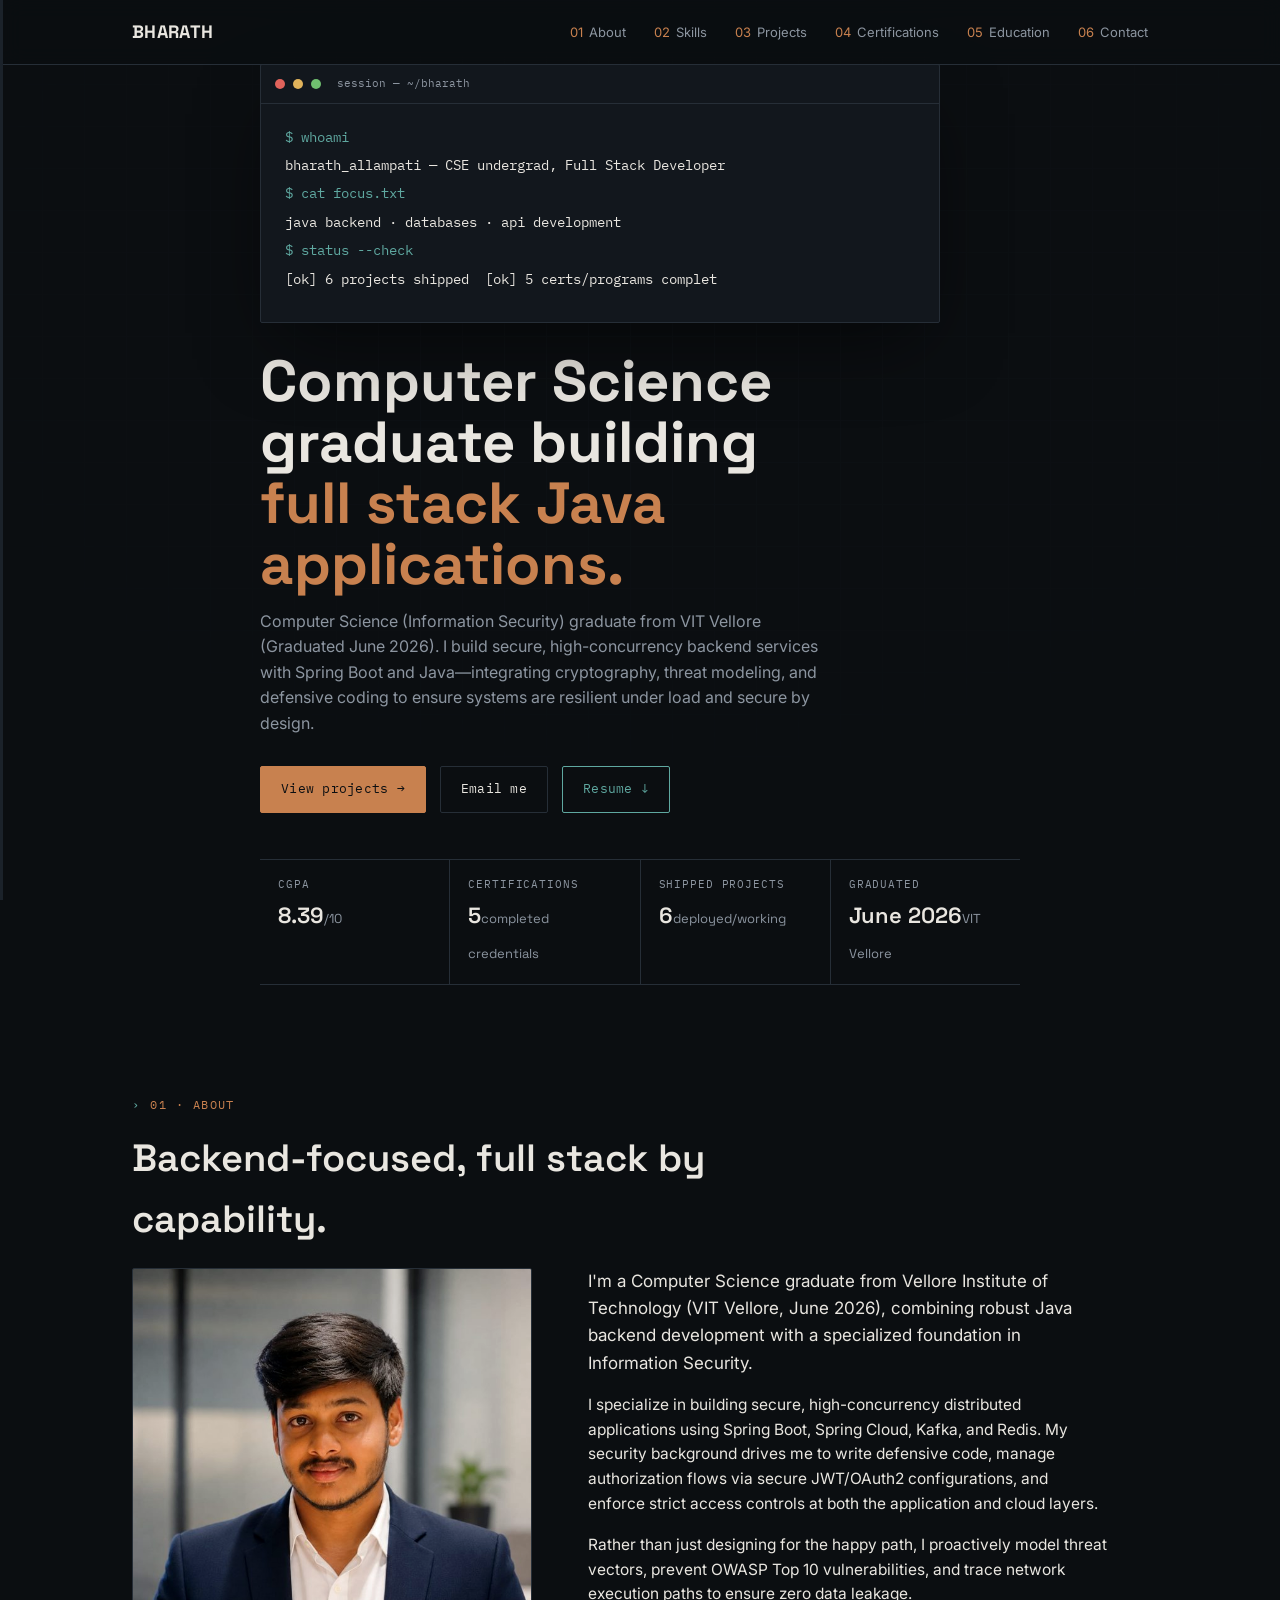
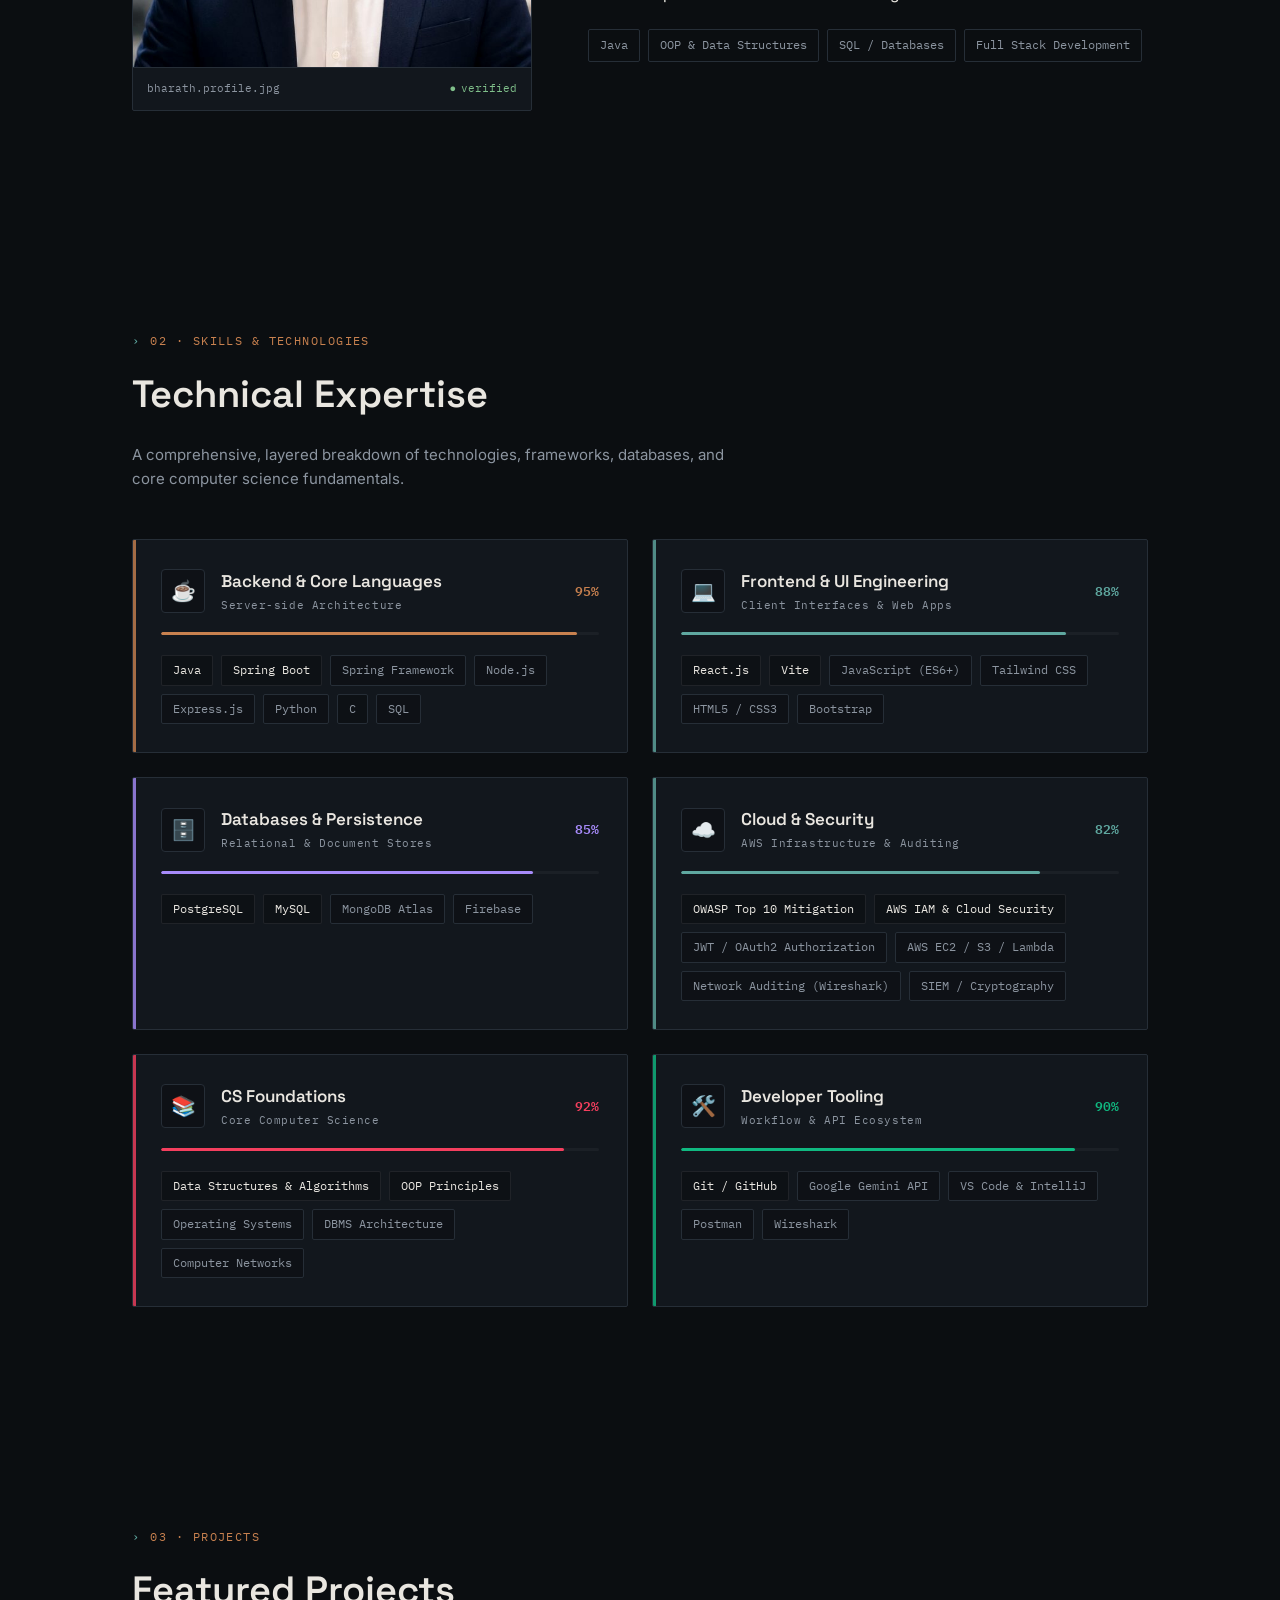
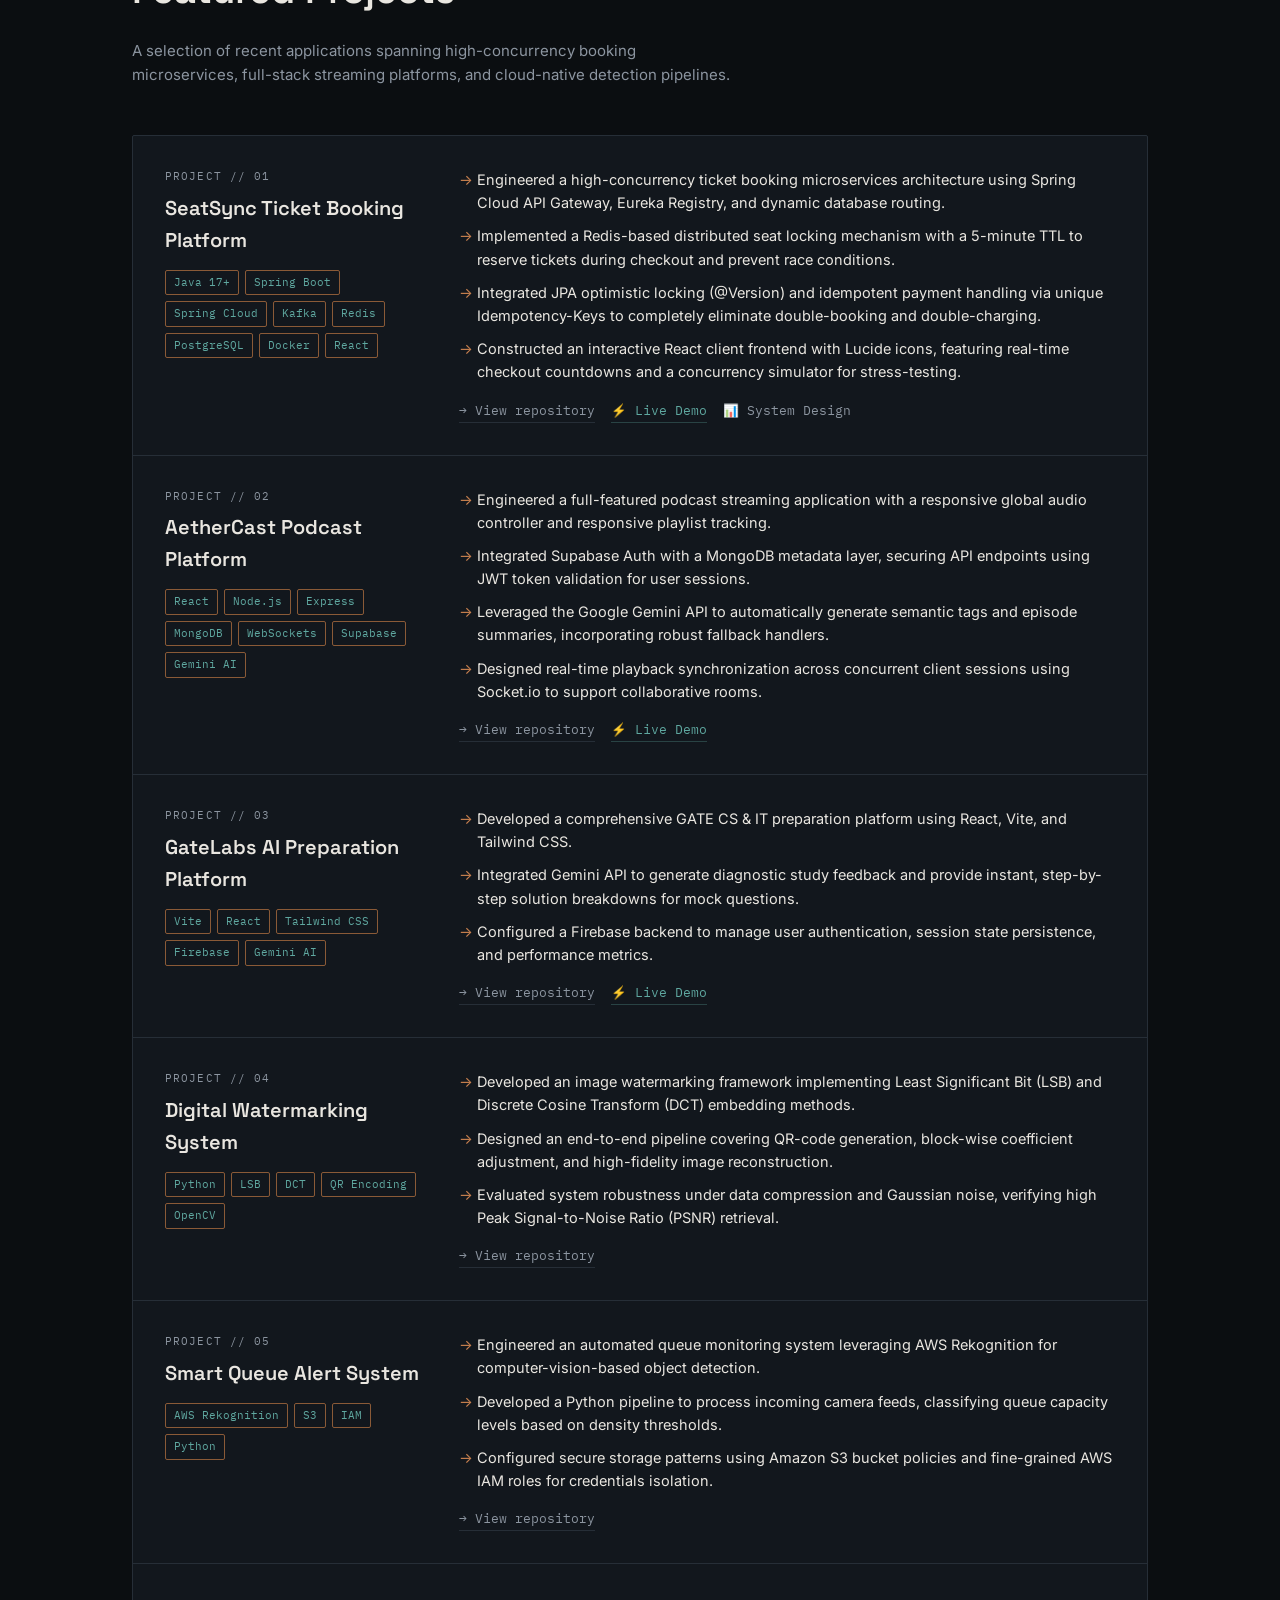
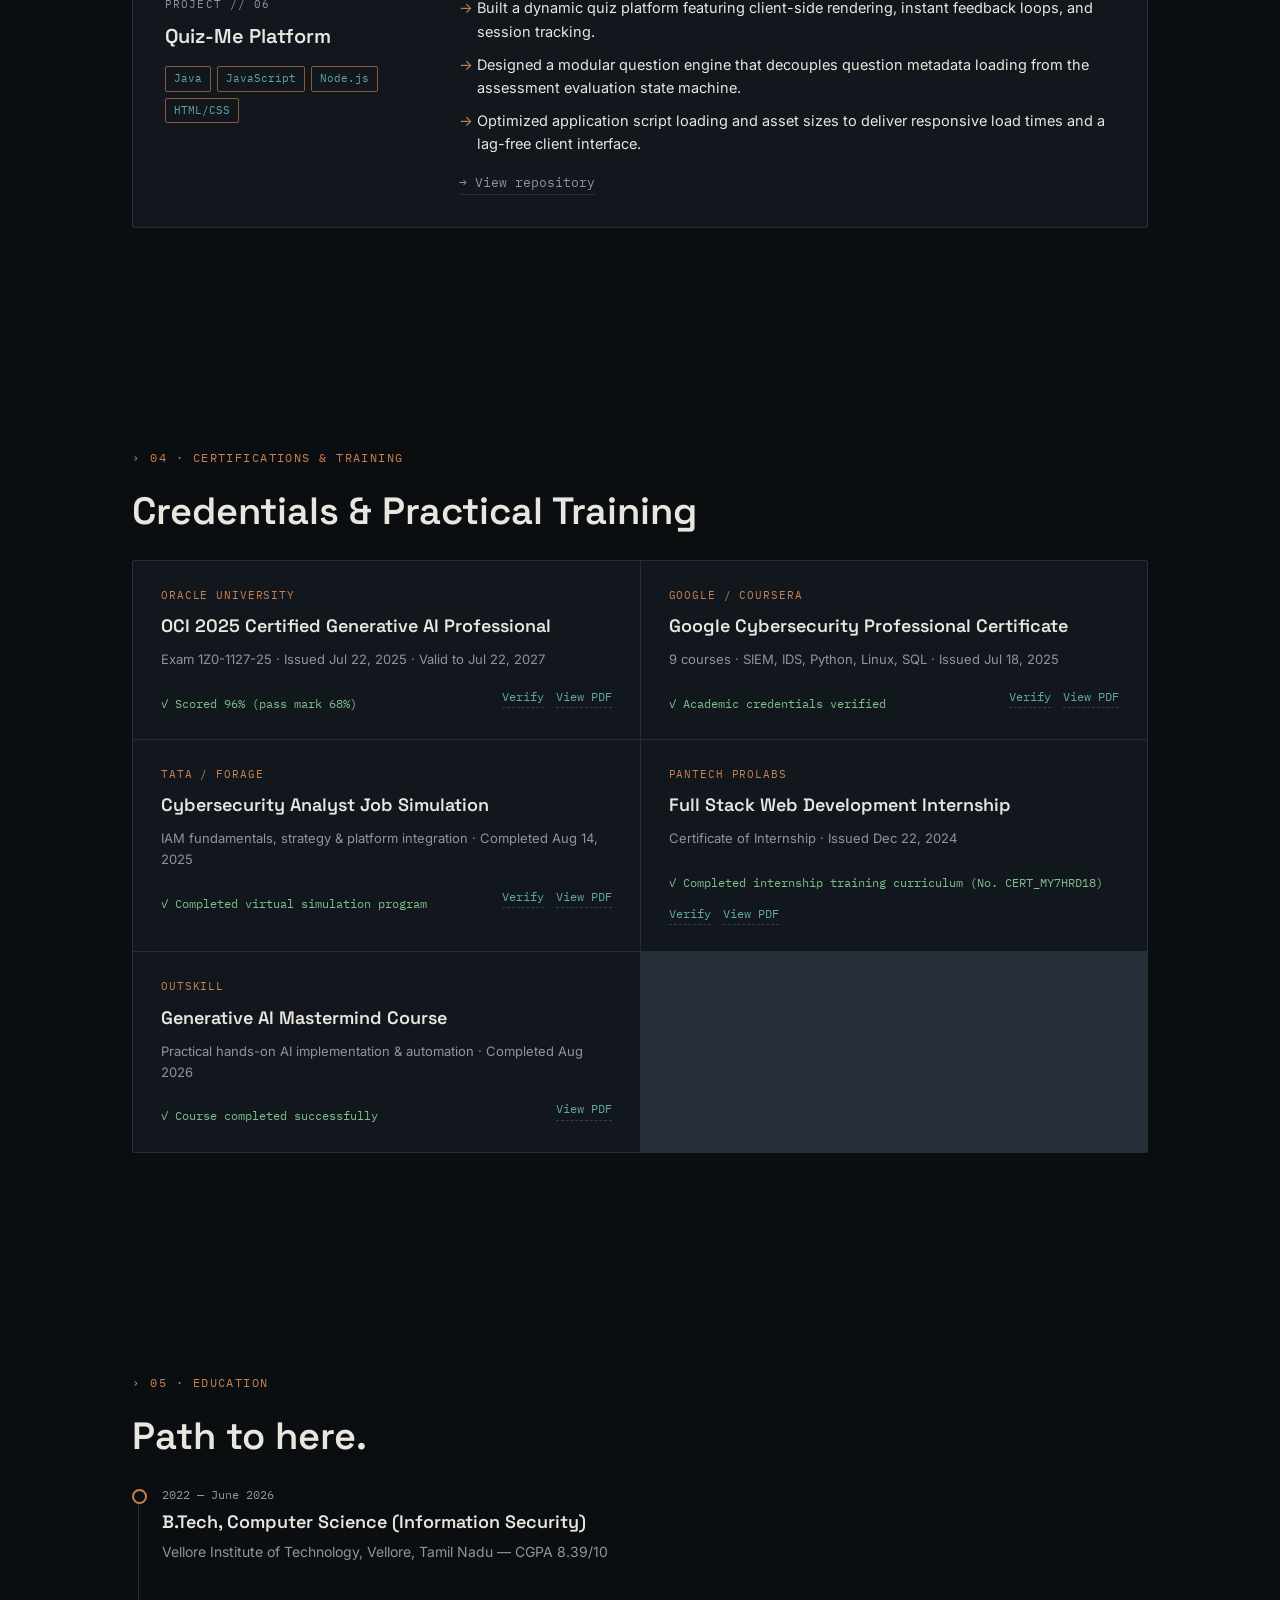
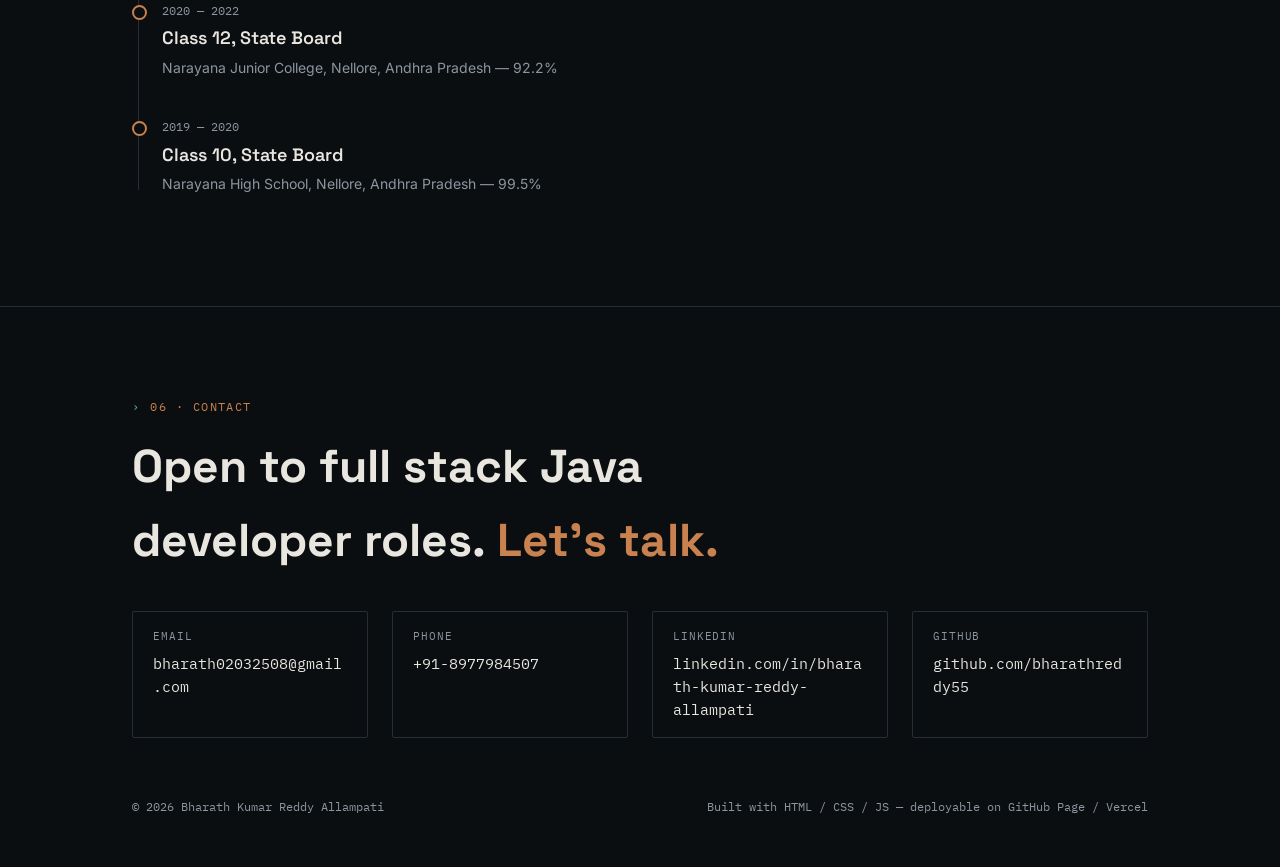
<file: index.html>
<!DOCTYPE html>
<html lang="en">
<head>
<meta charset="UTF-8">
<meta name="viewport" content="width=device-width, initial-scale=1.0">
<title>Bharath Kumar Reddy Allampati — Full Stack Java Developer</title>
<link rel="preconnect" href="https://fonts.googleapis.com">
<link rel="preconnect" href="https://fonts.gstatic.com" crossorigin>
<link href="https://fonts.googleapis.com/css2?family=Space+Grotesk:wght@400;500;600;700&family=IBM+Plex+Mono:wght@400;500;600&family=Inter:wght@400;500;600;700&display=swap" rel="stylesheet">
<link rel="stylesheet" href="styles.css">
</head>
<body>

<div class="trace-rail"><div class="trace-fill" id="traceFill"></div></div>

<nav>
  <div class="wrap">
    <div class="brand">BHARATH</div>
    <div class="navlinks">
      <a href="#about"><span class="num">01</span>About</a>
      <a href="#skills"><span class="num">02</span>Skills</a>
      <a href="#projects"><span class="num">03</span>Projects</a>
      <a href="#certs"><span class="num">04</span>Certifications</a>
      <a href="#education"><span class="num">05</span>Education</a>
      <a href="#contact"><span class="num">06</span>Contact</a>
    </div>
  </div>
</nav>

<header class="hero">
  <div class="wrap">
    <div class="terminal">
      <div class="term-bar">
        <div class="dot r"></div><div class="dot y"></div><div class="dot g"></div>
        <div class="term-title mono">session — ~/bharath</div>
      </div>
      <div class="term-body mono" id="termBody"></div>
    </div>

    <h1 class="hero-title">Computer Science graduate building<br><span class="accent">full stack Java applications.</span></h1>
    <p class="hero-sub">Computer Science (Information Security) graduate from VIT Vellore (Graduated June 2026). I build secure, high-concurrency backend services with Spring Boot and Java—integrating cryptography, threat modeling, and defensive coding to ensure systems are resilient under load and secure by design.</p>

    <div class="hero-cta">
      <a href="#projects" class="btn primary">View projects →</a>
      <a href="mailto:bharath02032508@gmail.com" class="btn ghost">Email me</a>
      <a href="Bharath_Kumar_Reddy_Resume.pdf" download="Bharath_Kumar_Reddy_Resume.pdf" class="btn ghost" style="border-color: var(--teal); color: var(--teal);">Resume ↓</a>
    </div>

    <div class="status-bar">
      <div class="status-item"><div class="k">CGPA</div><div class="v">8.39<span class="unit">/10</span></div></div>
      <div class="status-item"><div class="k">Certifications</div><div class="v">5<span class="unit">completed credentials</span></div></div>
      <div class="status-item"><div class="k">Shipped Projects</div><div class="v">6<span class="unit">deployed/working</span></div></div>
      <div class="status-item"><div class="k">Graduated</div><div class="v">June 2026<span class="unit">VIT Vellore</span></div></div>
    </div>
  </div>
</header>

<section id="about">
  <div class="wrap">
    <div class="eyebrow">01 · About</div>
    <h2 class="sec-title">Backend-focused, full stack by capability.</h2>
    <div class="about-grid">
      <div class="reveal">
        <div class="photo-card">
          <img src="Photos/bharath-profile.jpg" alt="Portrait of Bharath Kumar Reddy Allampati">
          <div class="photo-cap">
            <span>bharath.profile.jpg</span>
            <span class="live">verified</span>
          </div>
        </div>
      </div>
      <div class="about-body reveal">
        <p class="lead">I'm a Computer Science graduate from Vellore Institute of Technology (VIT Vellore, June 2026), combining robust Java backend development with a specialized foundation in Information Security.</p>
        <p>I specialize in building secure, high-concurrency distributed applications using Spring Boot, Spring Cloud, Kafka, and Redis. My security background drives me to write defensive code, manage authorization flows via secure JWT/OAuth2 configurations, and enforce strict access controls at both the application and cloud layers.</p>
        <p>Rather than just designing for the happy path, I proactively model threat vectors, prevent OWASP Top 10 vulnerabilities, and trace network execution paths to ensure zero data leakage.</p>
        <div class="focus-tags">
          <span>Java</span>
          <span>OOP &amp; Data Structures</span>
          <span>SQL / Databases</span>
          <span>Full Stack Development</span>
        </div>
      </div>
    </div>
  </div>
</section>

<section id="skills">
  <div class="wrap">
    <div class="eyebrow">02 · Skills &amp; Technologies</div>
    <h2 class="sec-title">Technical Expertise</h2>
    <p class="sec-desc">A comprehensive, layered breakdown of technologies, frameworks, databases, and core computer science fundamentals.</p>

    <div class="skills-card-grid reveal">
      
      <!-- Card 1: Backend & Core Languages -->
      <div class="skill-module-card" style="--card-color: var(--copper);">
        <div class="sm-head">
          <div class="sm-icon">☕</div>
          <div class="sm-meta">
            <div class="sm-title">Backend &amp; Core Languages</div>
            <div class="sm-sub">Server-side Architecture</div>
          </div>
          <div class="sm-pct">95%</div>
        </div>
        <div class="sm-bar"><div class="sm-fill" data-pct="95"></div></div>
        <div class="sm-chips">
          <span class="sm-chip main">Java</span>
          <span class="sm-chip main">Spring Boot</span>
          <span class="sm-chip">Spring Framework</span>
          <span class="sm-chip">Node.js</span>
          <span class="sm-chip">Express.js</span>
          <span class="sm-chip">Python</span>
          <span class="sm-chip">C</span>
          <span class="sm-chip">SQL</span>
        </div>
      </div>

      <!-- Card 2: Frontend & UI Engineering -->
      <div class="skill-module-card" style="--card-color: var(--teal);">
        <div class="sm-head">
          <div class="sm-icon">💻</div>
          <div class="sm-meta">
            <div class="sm-title">Frontend &amp; UI Engineering</div>
            <div class="sm-sub">Client Interfaces &amp; Web Apps</div>
          </div>
          <div class="sm-pct">88%</div>
        </div>
        <div class="sm-bar"><div class="sm-fill" data-pct="88"></div></div>
        <div class="sm-chips">
          <span class="sm-chip main">React.js</span>
          <span class="sm-chip main">Vite</span>
          <span class="sm-chip">JavaScript (ES6+)</span>
          <span class="sm-chip">Tailwind CSS</span>
          <span class="sm-chip">HTML5 / CSS3</span>
          <span class="sm-chip">Bootstrap</span>
        </div>
      </div>

      <!-- Card 3: Databases & Persistence -->
      <div class="skill-module-card" style="--card-color: #a78bfa;">
        <div class="sm-head">
          <div class="sm-icon">🗄️</div>
          <div class="sm-meta">
            <div class="sm-title">Databases &amp; Persistence</div>
            <div class="sm-sub">Relational &amp; Document Stores</div>
          </div>
          <div class="sm-pct">85%</div>
        </div>
        <div class="sm-bar"><div class="sm-fill" data-pct="85"></div></div>
        <div class="sm-chips">
          <span class="sm-chip main">PostgreSQL</span>
          <span class="sm-chip main">MySQL</span>
          <span class="sm-chip">MongoDB Atlas</span>
          <span class="sm-chip">Firebase</span>
        </div>
      </div>

      <!-- Card 4: Cloud & Security -->
      <div class="skill-module-card" style="--card-color: #5fa8a0;">
        <div class="sm-head">
          <div class="sm-icon">☁️</div>
          <div class="sm-meta">
            <div class="sm-title">Cloud &amp; Security</div>
            <div class="sm-sub">AWS Infrastructure &amp; Auditing</div>
          </div>
          <div class="sm-pct">82%</div>
        </div>
        <div class="sm-bar"><div class="sm-fill" data-pct="82"></div></div>
        <div class="sm-chips">
          <span class="sm-chip main">OWASP Top 10 Mitigation</span>
          <span class="sm-chip main">AWS IAM &amp; Cloud Security</span>
          <span class="sm-chip">JWT / OAuth2 Authorization</span>
          <span class="sm-chip">AWS EC2 / S3 / Lambda</span>
          <span class="sm-chip">Network Auditing (Wireshark)</span>
          <span class="sm-chip">SIEM / Cryptography</span>
        </div>
      </div>

      <!-- Card 5: CS Foundations -->
      <div class="skill-module-card" style="--card-color: #f43f5e;">
        <div class="sm-head">
          <div class="sm-icon">📚</div>
          <div class="sm-meta">
            <div class="sm-title">CS Foundations</div>
            <div class="sm-sub">Core Computer Science</div>
          </div>
          <div class="sm-pct">92%</div>
        </div>
        <div class="sm-bar"><div class="sm-fill" data-pct="92"></div></div>
        <div class="sm-chips">
          <span class="sm-chip main">Data Structures &amp; Algorithms</span>
          <span class="sm-chip main">OOP Principles</span>
          <span class="sm-chip">Operating Systems</span>
          <span class="sm-chip">DBMS Architecture</span>
          <span class="sm-chip">Computer Networks</span>
        </div>
      </div>

      <!-- Card 6: Developer Tooling -->
      <div class="skill-module-card" style="--card-color: #10b981;">
        <div class="sm-head">
          <div class="sm-icon">🛠️</div>
          <div class="sm-meta">
            <div class="sm-title">Developer Tooling</div>
            <div class="sm-sub">Workflow &amp; API Ecosystem</div>
          </div>
          <div class="sm-pct">90%</div>
        </div>
        <div class="sm-bar"><div class="sm-fill" data-pct="90"></div></div>
        <div class="sm-chips">
          <span class="sm-chip main">Git / GitHub</span>
          <span class="sm-chip">Google Gemini API</span>
          <span class="sm-chip">VS Code &amp; IntelliJ</span>
          <span class="sm-chip">Postman</span>
          <span class="sm-chip">Wireshark</span>
        </div>
      </div>

    </div>
  </div>
</section>

<section id="projects">
  <div class="wrap">
    <div class="eyebrow">03 · Projects</div>
    <h2 class="sec-title">Featured Projects</h2>
    <p class="sec-desc">A selection of recent applications spanning high-concurrency booking microservices, full-stack streaming platforms, and cloud-native detection pipelines.</p>

    <div class="proj-list">
      <div class="proj reveal">
        <div class="proj-meta">
          <div class="pid">PROJECT // 01</div>
          <div class="pname">SeatSync Ticket Booking Platform</div>
          <div class="proj-stack">
            <span>Java 17+</span><span>Spring Boot</span><span>Spring Cloud</span><span>Kafka</span><span>Redis</span><span>PostgreSQL</span><span>Docker</span><span>React</span>
          </div>
        </div>
        <div class="proj-body">
          <ul>
            <li>Engineered a high-concurrency ticket booking microservices architecture using Spring Cloud API Gateway, Eureka Registry, and dynamic database routing.</li>
            <li>Implemented a Redis-based distributed seat locking mechanism with a 5-minute TTL to reserve tickets during checkout and prevent race conditions.</li>
            <li>Integrated JPA optimistic locking (@Version) and idempotent payment handling via unique Idempotency-Keys to completely eliminate double-booking and double-charging.</li>
            <li>Constructed an interactive React client frontend with Lucide icons, featuring real-time checkout countdowns and a concurrency simulator for stress-testing.</li>
          </ul>
          <div class="proj-links">
            <a href="https://github.com/bharathreddy55/SeatSync" class="proj-link" target="_blank" rel="noopener">→ View repository</a>
            <a href="https://seat-sync-ecru.vercel.app" class="proj-link demo" target="_blank" rel="noopener">⚡ Live Demo</a>
            <button class="proj-link arch-toggle" id="seatsync-toggle-btn" onclick="toggleSeatSyncArch()">📊 System Design</button>
          </div>
          
          <div class="arch-wrapper" id="seatsync-arch">
            <div class="arch-grid">
              <div class="arch-node" onclick="showArchInfo('client', this)">
                <div class="node-type">Frontend</div>
                <div class="node-name">React Client</div>
              </div>
              <div class="arch-node" onclick="showArchInfo('gateway', this)">
                <div class="node-type">Routing</div>
                <div class="node-name">API Gateway</div>
              </div>
              <div class="arch-node" onclick="showArchInfo('eureka', this)">
                <div class="node-type">Discovery</div>
                <div class="node-name">Eureka Registry</div>
              </div>
              <div class="arch-node" onclick="showArchInfo('services', this)">
                <div class="node-type">Core Logic</div>
                <div class="node-name">Microservices</div>
              </div>
              <div class="arch-node" onclick="showArchInfo('redis', this)">
                <div class="node-type">Locks Cache</div>
                <div class="node-name">Redis TTL Hold</div>
              </div>
              <div class="arch-node" onclick="showArchInfo('db', this)">
                <div class="node-type">Database</div>
                <div class="node-name">Postgres JPA</div>
              </div>
              <div class="arch-node" onclick="showArchInfo('kafka', this)">
                <div class="node-type">Event Bus</div>
                <div class="node-name">Apache Kafka</div>
              </div>
              <div class="arch-node" onclick="showArchInfo('notification', this)">
                <div class="node-type">Decoupled</div>
                <div class="node-name">Notification Dispatch</div>
              </div>
              <div class="arch-node" onclick="showArchInfo('idempotency', this)">
                <div class="node-type">Safety</div>
                <div class="node-name">Idempotency Keys</div>
              </div>
            </div>
            
            <div class="arch-explanation" id="seatsync-explanation">
              <h4 id="arch-explain-title">// System Design Auditing</h4>
              <p id="arch-explain-text">Click any node in the grid above to audit its engineering role in managing high-concurrency seat locking, double-booking prevention, and asynchronous decoupled workflows.</p>
            </div>
          </div>
        </div>
      </div>

      <div class="proj reveal">
        <div class="proj-meta">
          <div class="pid">PROJECT // 02</div>
          <div class="pname">AetherCast Podcast Platform</div>
          <div class="proj-stack">
            <span>React</span><span>Node.js</span><span>Express</span><span>MongoDB</span><span>WebSockets</span><span>Supabase</span><span>Gemini AI</span>
          </div>
        </div>
        <div class="proj-body">
          <ul>
            <li>Engineered a full-featured podcast streaming application with a responsive global audio controller and responsive playlist tracking.</li>
            <li>Integrated Supabase Auth with a MongoDB metadata layer, securing API endpoints using JWT token validation for user sessions.</li>
            <li>Leveraged the Google Gemini API to automatically generate semantic tags and episode summaries, incorporating robust fallback handlers.</li>
            <li>Designed real-time playback synchronization across concurrent client sessions using Socket.io to support collaborative rooms.</li>
          </ul>
          <div class="proj-links">
            <a href="https://github.com/bharathreddy55/AetherCast-MERN" class="proj-link" target="_blank" rel="noopener">→ View repository</a>
            <a href="https://podcast-frontend-roan.vercel.app" class="proj-link demo" target="_blank" rel="noopener">⚡ Live Demo</a>
          </div>
        </div>
      </div>

      <div class="proj reveal">
        <div class="proj-meta">
          <div class="pid">PROJECT // 03</div>
          <div class="pname">GateLabs AI Preparation Platform</div>
          <div class="proj-stack">
            <span>Vite</span><span>React</span><span>Tailwind CSS</span><span>Firebase</span><span>Gemini AI</span>
          </div>
        </div>
        <div class="proj-body">
          <ul>
            <li>Developed a comprehensive GATE CS &amp; IT preparation platform using React, Vite, and Tailwind CSS.</li>
            <li>Integrated Gemini API to generate diagnostic study feedback and provide instant, step-by-step solution breakdowns for mock questions.</li>
            <li>Configured a Firebase backend to manage user authentication, session state persistence, and performance metrics.</li>
          </ul>
          <div class="proj-links">
            <a href="https://github.com/bharathreddy55/GateLabs" class="proj-link" target="_blank" rel="noopener">→ View repository</a>
            <a href="https://gatelabs-taupe.vercel.app" class="proj-link demo" target="_blank" rel="noopener">⚡ Live Demo</a>
          </div>
        </div>
      </div>

      <div class="proj reveal">
        <div class="proj-meta">
          <div class="pid">PROJECT // 04</div>
          <div class="pname">Digital Watermarking System</div>
          <div class="proj-stack">
            <span>Python</span><span>LSB</span><span>DCT</span><span>QR Encoding</span><span>OpenCV</span>
          </div>
        </div>
        <div class="proj-body">
          <ul>
            <li>Developed an image watermarking framework implementing Least Significant Bit (LSB) and Discrete Cosine Transform (DCT) embedding methods.</li>
            <li>Designed an end-to-end pipeline covering QR-code generation, block-wise coefficient adjustment, and high-fidelity image reconstruction.</li>
            <li>Evaluated system robustness under data compression and Gaussian noise, verifying high Peak Signal-to-Noise Ratio (PSNR) retrieval.</li>
          </ul>
          <a href="https://github.com/bharathreddy55/Digital-Watermarking-Images" class="proj-link" target="_blank" rel="noopener">→ View repository</a>
        </div>
      </div>

      <div class="proj reveal">
        <div class="proj-meta">
          <div class="pid">PROJECT // 05</div>
          <div class="pname">Smart Queue Alert System</div>
          <div class="proj-stack">
            <span>AWS Rekognition</span><span>S3</span><span>IAM</span><span>Python</span>
          </div>
        </div>
        <div class="proj-body">
          <ul>
            <li>Engineered an automated queue monitoring system leveraging AWS Rekognition for computer-vision-based object detection.</li>
            <li>Developed a Python pipeline to process incoming camera feeds, classifying queue capacity levels based on density thresholds.</li>
            <li>Configured secure storage patterns using Amazon S3 bucket policies and fine-grained AWS IAM roles for credentials isolation.</li>
          </ul>
          <a href="https://github.com/bharathreddy55/Smart-Queue-Alert-System" class="proj-link" target="_blank" rel="noopener">→ View repository</a>
        </div>
      </div>

      <div class="proj reveal">
        <div class="proj-meta">
          <div class="pid">PROJECT // 06</div>
          <div class="pname">Quiz-Me Platform</div>
          <div class="proj-stack">
            <span>Java</span><span>JavaScript</span><span>Node.js</span><span>HTML/CSS</span>
          </div>
        </div>
        <div class="proj-body">
          <ul>
            <li>Built a dynamic quiz platform featuring client-side rendering, instant feedback loops, and session tracking.</li>
            <li>Designed a modular question engine that decouples question metadata loading from the assessment evaluation state machine.</li>
            <li>Optimized application script loading and asset sizes to deliver responsive load times and a lag-free client interface.</li>
          </ul>
          <a href="https://github.com/bharathreddy55/Quiz---Me" class="proj-link" target="_blank" rel="noopener">→ View repository</a>
        </div>
      </div>
    </div>
  </div>
</section>

<section id="certs">
  <div class="wrap">
    <div class="eyebrow">04 · Certifications &amp; Training</div>
    <h2 class="sec-title">Credentials &amp; Practical Training</h2>
    <div class="cert-grid">
      <div class="cert reveal">
        <div class="org">Oracle University</div>
        <div class="name">OCI 2025 Certified Generative AI Professional</div>
        <div class="meta">Exam 1Z0-1127-25 · Issued Jul 22, 2025 · Valid to Jul 22, 2027</div>
        <div class="cert-meta-row">
          <div class="score">✓ Scored 96% (pass mark 68%)</div>
          <div class="cert-links">
            <a href="https://mylearn.oracle.com/ou/learning-path/oracle-cloud-infrastructure-2025-certified-generative-ai-professional/141094" class="cert-link" target="_blank" rel="noopener">Verify</a>
            <a href="Certificates/OCI_Generative_AI_Professional.pdf" class="cert-link" target="_blank">View PDF</a>
          </div>
        </div>
      </div>
      <div class="cert reveal">
        <div class="org">Google / Coursera</div>
        <div class="name">Google Cybersecurity Professional Certificate</div>
        <div class="meta">9 courses · SIEM, IDS, Python, Linux, SQL · Issued Jul 18, 2025</div>
        <div class="cert-meta-row">
          <div class="score">✓ Academic credentials verified</div>
          <div class="cert-links">
            <a href="https://www.coursera.org/professional-certificates/google-cybersecurity" class="cert-link" target="_blank" rel="noopener">Verify</a>
            <a href="Certificates/Google_Cybersecurity_Professional.pdf" class="cert-link" target="_blank">View PDF</a>
          </div>
        </div>
      </div>
      <div class="cert reveal">
        <div class="org">TATA / Forage</div>
        <div class="name">Cybersecurity Analyst Job Simulation</div>
        <div class="meta">IAM fundamentals, strategy &amp; platform integration · Completed Aug 14, 2025</div>
        <div class="cert-meta-row">
          <div class="score">✓ Completed virtual simulation program</div>
          <div class="cert-links">
            <a href="https://www.theforage.com/simulations/tata-group/cybersecurity-analyst-y94w" class="cert-link" target="_blank" rel="noopener">Verify</a>
            <a href="Certificates/Tata_Cybersecurity_Analyst.pdf" class="cert-link" target="_blank">View PDF</a>
          </div>
        </div>
      </div>
      <div class="cert reveal">
        <div class="org">Pantech Prolabs</div>
        <div class="name">Full Stack Web Development Internship</div>
        <div class="meta">Certificate of Internship · Issued Dec 22, 2024</div>
        <div class="cert-meta-row">
          <div class="score">✓ Completed internship training curriculum (No. CERT_MY7HRD18)</div>
          <div class="cert-links">
            <a href="https://www.pantechsolutions.net/" class="cert-link" target="_blank" rel="noopener">Verify</a>
            <a href="Certificates/Pantech_Full_Stack_Internship.pdf" class="cert-link" target="_blank">View PDF</a>
          </div>
        </div>
      </div>
      <div class="cert reveal">
        <div class="org">Outskill</div>
        <div class="name">Generative AI Mastermind Course</div>
        <div class="meta">Practical hands-on AI implementation &amp; automation · Completed Aug 2026</div>
        <div class="cert-meta-row">
          <div class="score">✓ Course completed successfully</div>
          <div class="cert-links">
            <a href="Certificates/Generative_AI_Mastermind_Outskill.pdf" class="cert-link" target="_blank">View PDF</a>
          </div>
        </div>
      </div>
    </div>
  </div>
</section>

<section id="education">
  <div class="wrap">
    <div class="eyebrow">05 · Education</div>
    <h2 class="sec-title">Path to here.</h2>
    <div class="trace-list">
      <div class="hop reveal">
        <div class="yr mono">2022 — June 2026</div>
        <div class="h">B.Tech, Computer Science (Information Security)</div>
        <div class="d">Vellore Institute of Technology, Vellore, Tamil Nadu — CGPA 8.39/10</div>
      </div>
      <div class="hop reveal">
        <div class="yr mono">2020 — 2022</div>
        <div class="h">Class 12, State Board</div>
        <div class="d">Narayana Junior College, Nellore, Andhra Pradesh — 92.2%</div>
      </div>
      <div class="hop reveal">
        <div class="yr mono">2019 — 2020</div>
        <div class="h">Class 10, State Board</div>
        <div class="d">Narayana High School, Nellore, Andhra Pradesh — 99.5%</div>
      </div>
    </div>
  </div>
</section>

<footer id="contact">
  <div class="wrap">
    <div class="eyebrow">06 · Contact</div>
    <h1 class="contact-title">Open to full stack Java developer roles. <span class="accent">Let's talk.</span></h1>
    <div class="contact-row">
      <div class="contact-item"><div class="k">Email</div><div class="v"><a href="mailto:bharath02032508@gmail.com">bharath02032508@gmail.com</a></div></div>
      <div class="contact-item"><div class="k">Phone</div><div class="v">+91-8977984507</div></div>
      <div class="contact-item"><div class="k">LinkedIn</div><div class="v"><a href="https://linkedin.com/in/bharath-kumar-reddy-allampati/" target="_blank">linkedin.com/in/bharath-kumar-reddy-allampati</a></div></div>
      <div class="contact-item"><div class="k">GitHub</div><div class="v"><a href="https://github.com/bharathreddy55" target="_blank">github.com/bharathreddy55</a></div></div>
    </div>
    <div class="foot-bottom">
      <span>© 2026 Bharath Kumar Reddy Allampati</span>
      <span>Built with HTML / CSS / JS — deployable on GitHub Page / Vercel</span>
    </div>
  </div>
</footer>

<canvas id="pointer-trail-canvas"></canvas>
<script src="script.js"></script>
</body>
</html>
</file>
<file: styles.css>
:root{
    --ink:#0B0E11;
    --surface:#12171D;
    --surface-2:#1B222A;
    --line:#262E37;
    --text:#E9E6E0;
    --muted:#8C95A0;
    --copper:#C8814F;
    --copper-dim:#8a5a37;
    --teal:#5FA8A0;
    --good:#7FBF8A;
    --radius:2px;
  }
  *{margin:0;padding:0;box-sizing:border-box;}
  html{scroll-behavior:smooth;}
  body{
    background:var(--ink);
    color:var(--text);
    font-family:'Inter',sans-serif;
    line-height:1.6;
    overflow-x:hidden;
  }
  ::selection{background:var(--copper);color:#0B0E11;}
  a{color:inherit;text-decoration:none;}
  .mono{font-family:'IBM Plex Mono',monospace;}
  .wrap{max-width:1080px;margin:0 auto;padding:0 32px;position:relative;z-index:2;}
  @media(max-width:640px){.wrap{padding:0 20px;}}

  /* focus visibility */
  a:focus-visible, button:focus-visible{outline:2px solid var(--copper);outline-offset:3px;}

  /* ---------- scroll trace indicator ---------- */
  .trace-rail{
    position:fixed; left:0; top:0; bottom:0; width:3px; z-index:50; pointer-events:none;
    background:var(--surface-2);
  }
  .trace-fill{
    position:absolute; left:0; top:0; width:100%; height:0%;
    background:linear-gradient(180deg,var(--copper),var(--teal));
    transition:height .08s linear;
  }
  @media(max-width:640px){.trace-rail{display:none;}}

  /* ---------- nav ---------- */
  nav{
    position:fixed; top:0; left:0; right:0; z-index:40;
    backdrop-filter:blur(10px);
    background:rgba(11,14,17,.72);
    border-bottom:1px solid var(--line);
  }
  nav .wrap{display:flex; align-items:center; justify-content:space-between; height:64px;}
  .brand{font-family:'Space Grotesk',sans-serif; font-weight:700; font-size:18px; letter-spacing:.02em;}
  .brand span{color:var(--copper);}
  .navlinks{display:flex; gap:28px; font-size:13px;}
  .navlinks a{color:var(--muted); transition:color .2s;}
  .navlinks a:hover{color:var(--text);}
  .navlinks .num{color:var(--copper); margin-right:6px;}
  @media(max-width:640px){.navlinks{display:none;}}

  /* ---------- hero ---------- */
  header.hero{
    min-height:100vh;
    display:flex; flex-direction:column; justify-content:center;
    position:relative;
    padding-top:64px;
  }
  header.hero::before{
    content:"";
    position:absolute; inset:0; pointer-events:none; z-index:0;
    background-image:
      linear-gradient(var(--surface-2) 1px, transparent 1px),
      linear-gradient(90deg, var(--surface-2) 1px, transparent 1px);
    background-size:42px 42px;
    opacity:.18;
    mask-image:radial-gradient(ellipse 70% 60% at 50% 30%, black, transparent);
  }
  .terminal{
    position:relative;
    background:var(--surface);
    border:1px solid var(--line);
    border-radius:var(--radius);
    max-width:680px;
    box-shadow:0 30px 80px -20px rgba(0,0,0,.6);
  }
  .term-bar{
    display:flex; align-items:center; gap:8px;
    padding:10px 14px; border-bottom:1px solid var(--line);
  }
  .dot{width:10px;height:10px;border-radius:50%;}
  .dot.r{background:#e0635b;} .dot.y{background:#e0b35b;} .dot.g{background:#6fbf6f;}
  .term-title{margin-left:8px; font-size:11px; color:var(--muted);}
  .term-body{padding:22px 24px 26px; font-size:14px;}
  .term-body .line{margin-bottom:6px; white-space:pre-wrap;}
  .prompt{color:var(--teal);}
  .out{color:var(--text);}
  .cmt{color:var(--muted);}
  .cursor{display:inline-block; width:8px; height:16px; background:var(--copper); vertical-align:middle; animation:blink 1s steps(1) infinite;}
  @keyframes blink{50%{opacity:0;}}

  .hero-title{
    font-family:'Space Grotesk',sans-serif;
    font-weight:700;
    font-size:clamp(34px,6vw,58px);
    line-height:1.05;
    margin-top:28px;
    max-width:760px;
  }
  .hero-title .accent{color:var(--copper);}
  .hero-sub{
    margin-top:14px; color:var(--muted); font-size:16px; max-width:560px;
  }
  .hero-cta{display:flex; gap:14px; margin-top:30px; flex-wrap:wrap; position:relative; z-index:10;}
  .btn{
    display:inline-flex; align-items:center; gap:8px;
    padding:12px 20px; border-radius:var(--radius);
    font-size:13px; font-family:'IBM Plex Mono',monospace; letter-spacing:.02em;
    border:1px solid var(--line); transition:all .2s; cursor:pointer; position:relative; z-index:10;
  }
  .btn.primary{background:var(--copper); color:#0B0E11; border-color:var(--copper);}
  .btn.primary:hover{background:#dd9263;}
  .btn.ghost:hover{border-color:var(--teal); color:var(--teal);}

  .status-bar{
    display:flex; gap:0; margin-top:46px; border-top:1px solid var(--line); border-bottom:1px solid var(--line);
    flex-wrap:wrap;
  }
  .status-item{
    flex:1; min-width:140px; padding:16px 18px; border-right:1px solid var(--line);
  }
  .status-item:last-child{border-right:none;}
  .status-item .k{font-family:'IBM Plex Mono',monospace; font-size:11px; color:var(--muted); text-transform:uppercase; letter-spacing:.08em;}
  .status-item .v{font-family:'Space Grotesk',sans-serif; font-size:22px; font-weight:600; margin-top:4px;}
  .status-item .v .unit{font-size:13px; color:var(--muted); font-weight:400;}

  /* ---------- section shell ---------- */
  section{padding:110px 0;}
  @media(max-width:640px){section{padding:70px 0;}}
  .eyebrow{
    display:flex; align-items:center; gap:10px;
    font-family:'IBM Plex Mono',monospace; font-size:12px; color:var(--copper);
    text-transform:uppercase; letter-spacing:.12em; margin-bottom:14px;
  }
  .eyebrow::before{content:"›"; color:var(--teal);}
  h2.sec-title{
    font-family:'Space Grotesk',sans-serif; font-weight:600;
    font-size:clamp(26px,3.6vw,38px); margin-bottom:18px; max-width:680px;
  }
  .sec-desc{color:var(--muted); max-width:600px; font-size:15px; margin-bottom:48px;}

  /* reveal on scroll */
  .reveal{opacity:0; transform:translateY(18px); transition:opacity .6s ease, transform .6s ease;}
  .reveal.in{opacity:1; transform:translateY(0);}
  @media (prefers-reduced-motion: reduce){
    .reveal{opacity:1; transform:none; transition:none;}
    .cursor{animation:none;}
  }

  /* ---------- about ---------- */
  .about-grid{display:grid; grid-template-columns:1fr 1.4fr; gap:56px; align-items:start;}
  @media(max-width:780px){.about-grid{grid-template-columns:1fr;}}
  .photo-card{
    border:1px solid var(--line); border-radius:var(--radius); overflow:hidden;
    background:var(--surface);
  }
  .photo-card img{width:100%; display:block; filter:saturate(.92) contrast(1.03);}
  .photo-cap{
    padding:12px 14px; font-family:'IBM Plex Mono',monospace; font-size:11px; color:var(--muted);
    border-top:1px solid var(--line); display:flex; justify-content:space-between;
  }
  .photo-cap .live{color:var(--good);}
  .photo-cap .live::before{content:"●"; margin-right:5px;}
  .about-body p{color:var(--text); font-size:15.5px; margin-bottom:16px; max-width:520px;}
  .about-body p.lead{font-size:17px; color:var(--text);}
  .focus-tags{display:flex; gap:8px; flex-wrap:wrap; margin-top:22px;}
  .focus-tags span{
    font-family:'IBM Plex Mono',monospace; font-size:11.5px; padding:6px 11px;
    border:1px solid var(--line); border-radius:var(--radius); color:var(--muted);
  }

  /* ---------- skills as packet fields ---------- */
  .packet{
    border:1px solid var(--line); border-radius:var(--radius); background:var(--surface);
    overflow:hidden;
  }
  .packet-head{
    font-family:'IBM Plex Mono',monospace; font-size:11px; color:var(--muted);
    padding:10px 18px; border-bottom:1px solid var(--line); display:flex; justify-content:space-between;
    text-transform:uppercase; letter-spacing:.08em;
  }
  .field-row{
    display:grid; grid-template-columns:160px 1fr; border-bottom:1px solid var(--line);
  }
  .field-row:last-child{border-bottom:none;}
  .field-label{
    padding:16px 18px; font-family:'IBM Plex Mono',monospace; font-size:12px; color:var(--copper);
    border-right:1px solid var(--line);
  }
  .field-value{padding:16px 18px; display:flex; gap:8px; flex-wrap:wrap;}
  .chip{
    font-size:13px; padding:5px 11px; border-radius:var(--radius);
    background:var(--surface-2); color:var(--text); border:1px solid var(--line);
  }
  @media(max-width:640px){
    .field-row{grid-template-columns:1fr;}
    .field-label{border-right:none; border-bottom:1px solid var(--line); padding-bottom:8px;}
  }

  /* ---------- projects ---------- */
  .proj-list{display:flex; flex-direction:column; gap:1px; border:1px solid var(--line); background:var(--line); border-radius:var(--radius); overflow:hidden;}
  .proj{
    background:var(--surface); padding:32px; display:grid; grid-template-columns:260px 1fr; gap:34px;
    position:relative; transition:background .25s;
  }
  .proj:hover{background:var(--surface-2);}
  @media(max-width:780px){.proj{grid-template-columns:1fr; gap:16px;}}
  .proj-meta{font-family:'IBM Plex Mono',monospace;}
  .proj-meta .pid{color:var(--muted); font-size:11px; letter-spacing:.1em;}
  .proj-meta .pname{font-family:'Space Grotesk',sans-serif; font-size:20px; font-weight:600; margin-top:6px;}
  .proj-stack{margin-top:14px; display:flex; flex-wrap:wrap; gap:6px;}
  .proj-stack span{font-size:11px; color:var(--teal); border:1px solid var(--copper-dim); border-radius:var(--radius); padding:3px 8px;}
  .proj-body ul{list-style:none; display:flex; flex-direction:column; gap:10px;}
  .proj-body li{font-size:14.5px; color:var(--text); padding-left:18px; position:relative;}
  .proj-body li::before{content:"→"; position:absolute; left:0; color:var(--copper);}
  .proj-link{
    display:inline-flex; align-items:center; gap:6px; margin-top:16px; font-size:12.5px;
    font-family:'IBM Plex Mono',monospace; color:var(--muted); border-bottom:1px solid var(--line);
    padding-bottom:2px; transition:color .2s, border-color .2s;
  }
  .proj-link:hover{color:var(--copper); border-color:var(--copper);}

  .proj-links {
    display: flex;
    flex-wrap: wrap;
    gap: 16px;
  }
  .proj-link.demo {
    color: var(--teal);
    border-color: rgba(95, 168, 160, 0.3);
  }
  .proj-link.demo:hover {
    color: #8ed6cd;
    border-color: var(--teal);
  }

  .cert-meta-row {
    display: flex;
    justify-content: space-between;
    align-items: center;
    flex-wrap: wrap;
    gap: 12px;
    margin-top: 12px;
  }
  .cert-link {
    font-family: 'IBM Plex Mono', monospace;
    font-size: 12px;
    color: var(--teal);
    border-bottom: 1px dashed rgba(95, 168, 160, 0.3);
    padding-bottom: 1px;
    transition: color 0.2s, border-color 0.2s;
  }
  .cert-link:hover {
    color: #8ed6cd;
    border-color: var(--teal);
  }
  .cert-links {
    display: flex;
    gap: 12px;
  }

  /* ---------- certs ---------- */
  .cert-grid{display:grid; grid-template-columns:repeat(2,1fr); gap:1px; border:1px solid var(--line); background:var(--line); border-radius:var(--radius); overflow:hidden;}
  @media(max-width:640px){.cert-grid{grid-template-columns:1fr;}}
  .cert{background:var(--surface); padding:26px 28px;}
  .cert .org{font-family:'IBM Plex Mono',monospace; font-size:11px; color:var(--copper); text-transform:uppercase; letter-spacing:.08em;}
  .cert .name{font-family:'Space Grotesk',sans-serif; font-size:18px; font-weight:600; margin-top:8px;}
  .cert .meta{color:var(--muted); font-size:13px; margin-top:8px;}
  .cert .score{display:inline-flex; align-items:center; gap:6px; margin-top:12px; font-family:'IBM Plex Mono',monospace; font-size:12px; color:var(--good);}

  /* ---------- education trace ---------- */
  .trace-list{position:relative; padding-left:30px;}
  .trace-list::before{content:""; position:absolute; left:6px; top:6px; bottom:6px; width:1px; background:var(--line);}
  .hop{position:relative; padding-bottom:38px;}
  .hop:last-child{padding-bottom:0;}
  .hop::before{
    content:""; position:absolute; left:-30px; top:4px; width:11px; height:11px; border-radius:50%;
    background:var(--ink); border:2px solid var(--copper);
  }
  .hop .yr{font-family:'IBM Plex Mono',monospace; font-size:12px; color:var(--muted);}
  .hop .h{font-family:'Space Grotesk',sans-serif; font-size:18px; font-weight:600; margin-top:4px;}
  .hop .d{color:var(--muted); font-size:14px; margin-top:4px;}

  /* ---------- footer / contact ---------- */
  footer{border-top:1px solid var(--line); padding:90px 0 50px;}
  .contact-title{
    font-family:'Space Grotesk',sans-serif; font-size:clamp(28px,5vw,46px); font-weight:700; max-width:640px;
  }
  .contact-title .accent{color:var(--copper);}
  .contact-row{display:flex; gap:24px; margin-top:34px; flex-wrap:wrap;}
  .contact-item{
    border:1px solid var(--line); border-radius:var(--radius); padding:16px 20px; flex:1; min-width:200px;
    font-family:'IBM Plex Mono',monospace;
  }
  .contact-item .k{font-size:11px; color:var(--muted); text-transform:uppercase; letter-spacing:.08em;}
  .contact-item .v{font-size:14.5px; margin-top:6px; word-break:break-word;}
  .contact-item .v a:hover{color:var(--copper);}
  .foot-bottom{margin-top:60px; display:flex; justify-content:space-between; font-family:'IBM Plex Mono',monospace; font-size:11.5px; color:var(--muted); flex-wrap:wrap; gap:10px;}

  /* ---------- classic premium skill modules ---------- */
  .skills-card-grid {
    display: grid;
    grid-template-columns: repeat(2, 1fr);
    gap: 24px;
    margin-top: 30px;
  }
  @media(max-width: 780px) {
    .skills-card-grid { grid-template-columns: 1fr; gap: 20px; }
  }
  .skill-module-card {
    background: var(--surface);
    border: 1px solid var(--line);
    border-radius: var(--radius);
    padding: 28px;
    transition: all 0.3s cubic-bezier(0.165, 0.84, 0.44, 1);
    position: relative;
    overflow: hidden;
  }
  .skill-module-card::before {
    content: '';
    position: absolute;
    top: 0; left: 0; width: 3px; height: 100%;
    background: var(--card-color, var(--teal));
    opacity: 0.8;
  }
  .skill-module-card:hover {
    background: var(--surface-2);
    border-color: var(--card-color);
    transform: translateY(-4px);
    box-shadow: 0 16px 40px rgba(0, 0, 0, 0.45);
  }
  .sm-head {
    display: flex;
    align-items: center;
    gap: 16px;
    margin-bottom: 18px;
  }
  .sm-icon {
    width: 44px;
    height: 44px;
    border-radius: 4px;
    background: rgba(0,0,0,0.25);
    border: 1px solid var(--line);
    display: flex;
    align-items: center;
    justify-content: center;
    font-size: 20px;
    flex-shrink: 0;
    transition: border-color 0.3s;
  }
  .skill-module-card:hover .sm-icon {
    border-color: var(--card-color);
  }
  .sm-meta { flex-grow: 1; }
  .sm-title {
    font-family: 'Space Grotesk', sans-serif;
    font-size: 17px;
    font-weight: 600;
    color: var(--text);
  }
  .sm-sub {
    font-family: 'IBM Plex Mono', monospace;
    font-size: 11px;
    color: var(--muted);
    letter-spacing: 0.05em;
    margin-top: 2px;
  }
  .sm-pct {
    font-family: 'IBM Plex Mono', monospace;
    font-size: 13px;
    color: var(--card-color);
    font-weight: 600;
  }
  .sm-bar {
    width: 100%;
    height: 3px;
    background: rgba(255, 255, 255, 0.04);
    border-radius: 2px;
    overflow: hidden;
    margin-bottom: 20px;
  }
  .sm-fill {
    height: 100%;
    background: var(--card-color);
    border-radius: 2px;
    width: 0%;
    transition: width 1.2s cubic-bezier(0.19, 1, 0.22, 1);
  }
  .sm-chips {
    display: flex;
    flex-wrap: wrap;
    gap: 8px;
  }
  .sm-chip {
    font-family: 'IBM Plex Mono', monospace;
    font-size: 11.5px;
    padding: 5px 11px;
    border-radius: 2px;
    background: rgba(0, 0, 0, 0.25);
    color: var(--muted);
    border: 1px solid var(--line);
    transition: all 0.2s ease;
  }
  .sm-chip.main {
    color: var(--text);
    border-color: rgba(255, 255, 255, 0.08);
  }
  .skill-module-card:hover .sm-chip {
    border-color: var(--line);
    color: var(--text);
  }
  .skill-module-card:hover .sm-chip.main {
    border-color: var(--card-color);
    background: rgba(255, 255, 255, 0.03);
  }
  @keyframes fadeIn {
    from { opacity: 0; transform: translateY(4px); }
    to { opacity: 1; transform: translateY(0); }
  }

  /* ---------- pointer trail canvas ---------- */
  #pointer-trail-canvas {
    position: fixed;
    top: 0;
    left: 0;
    width: 100vw;
    height: 100vh;
    pointer-events: none;
    z-index: 9999;
  }
  @media (pointer: coarse) {
    #pointer-trail-canvas {
      display: none;
    }
  }

  /* ---------- custom cursor hiding ---------- */
  @media (pointer: fine) {
    .has-custom-cursor,
    .has-custom-cursor a,
    .has-custom-cursor button,
    .has-custom-cursor input,
    .has-custom-cursor select,
    .has-custom-cursor textarea,
    .has-custom-cursor [role="button"],
    .has-custom-cursor .btn,
    .has-custom-cursor .terminal {
      cursor: none !important;
    }
  }

  /* ---------- Sprint 3 Visualizer ---------- */
  .arch-toggle {
    background: none;
    border: none;
    cursor: pointer;
  }
  .arch-wrapper {
    margin-top: 20px;
    border: 1px solid var(--line);
    border-radius: var(--radius);
    background: var(--ink);
    padding: 20px;
    display: none;
    flex-direction: column;
    gap: 20px;
    animation: slideDown 0.3s ease-out;
  }
  @keyframes slideDown {
    from { opacity: 0; transform: translateY(-10px); }
    to { opacity: 1; transform: translateY(0); }
  }
  
  .arch-grid {
    display: grid;
    grid-template-columns: repeat(3, 1fr);
    gap: 16px;
    position: relative;
  }
  @media(max-width: 768px) {
    .arch-grid { grid-template-columns: 1fr; }
  }
  
  .arch-node {
    background: var(--surface);
    border: 1px solid var(--line);
    border-radius: var(--radius);
    padding: 12px;
    text-align: center;
    cursor: pointer;
    transition: all 0.2s ease;
    font-family: 'IBM Plex Mono', monospace;
  }
  .arch-node:hover {
    border-color: var(--teal);
    transform: translateY(-2px);
  }
  .arch-node.active {
    border-color: var(--copper);
    background: rgba(200, 129, 79, 0.08);
    box-shadow: 0 0 12px rgba(200, 129, 79, 0.15);
  }
  .arch-node .node-type {
    font-size: 10px;
    color: var(--muted);
    text-transform: uppercase;
  }
  .arch-node .node-name {
    font-size: 14px;
    font-weight: 600;
    margin-top: 4px;
    color: var(--text);
  }
  
  .arch-explanation {
    background: var(--surface);
    border-left: 2px solid var(--copper);
    padding: 16px;
    border-radius: 0 var(--radius) var(--radius) 0;
  }
  .arch-explanation h4 {
    font-family: 'Space Grotesk', sans-serif;
    color: var(--copper);
    margin-bottom: 6px;
  }
  .arch-explanation p {
    font-size: 13.5px;
    color: var(--text);
    line-height: 1.5;
  }
</file>
